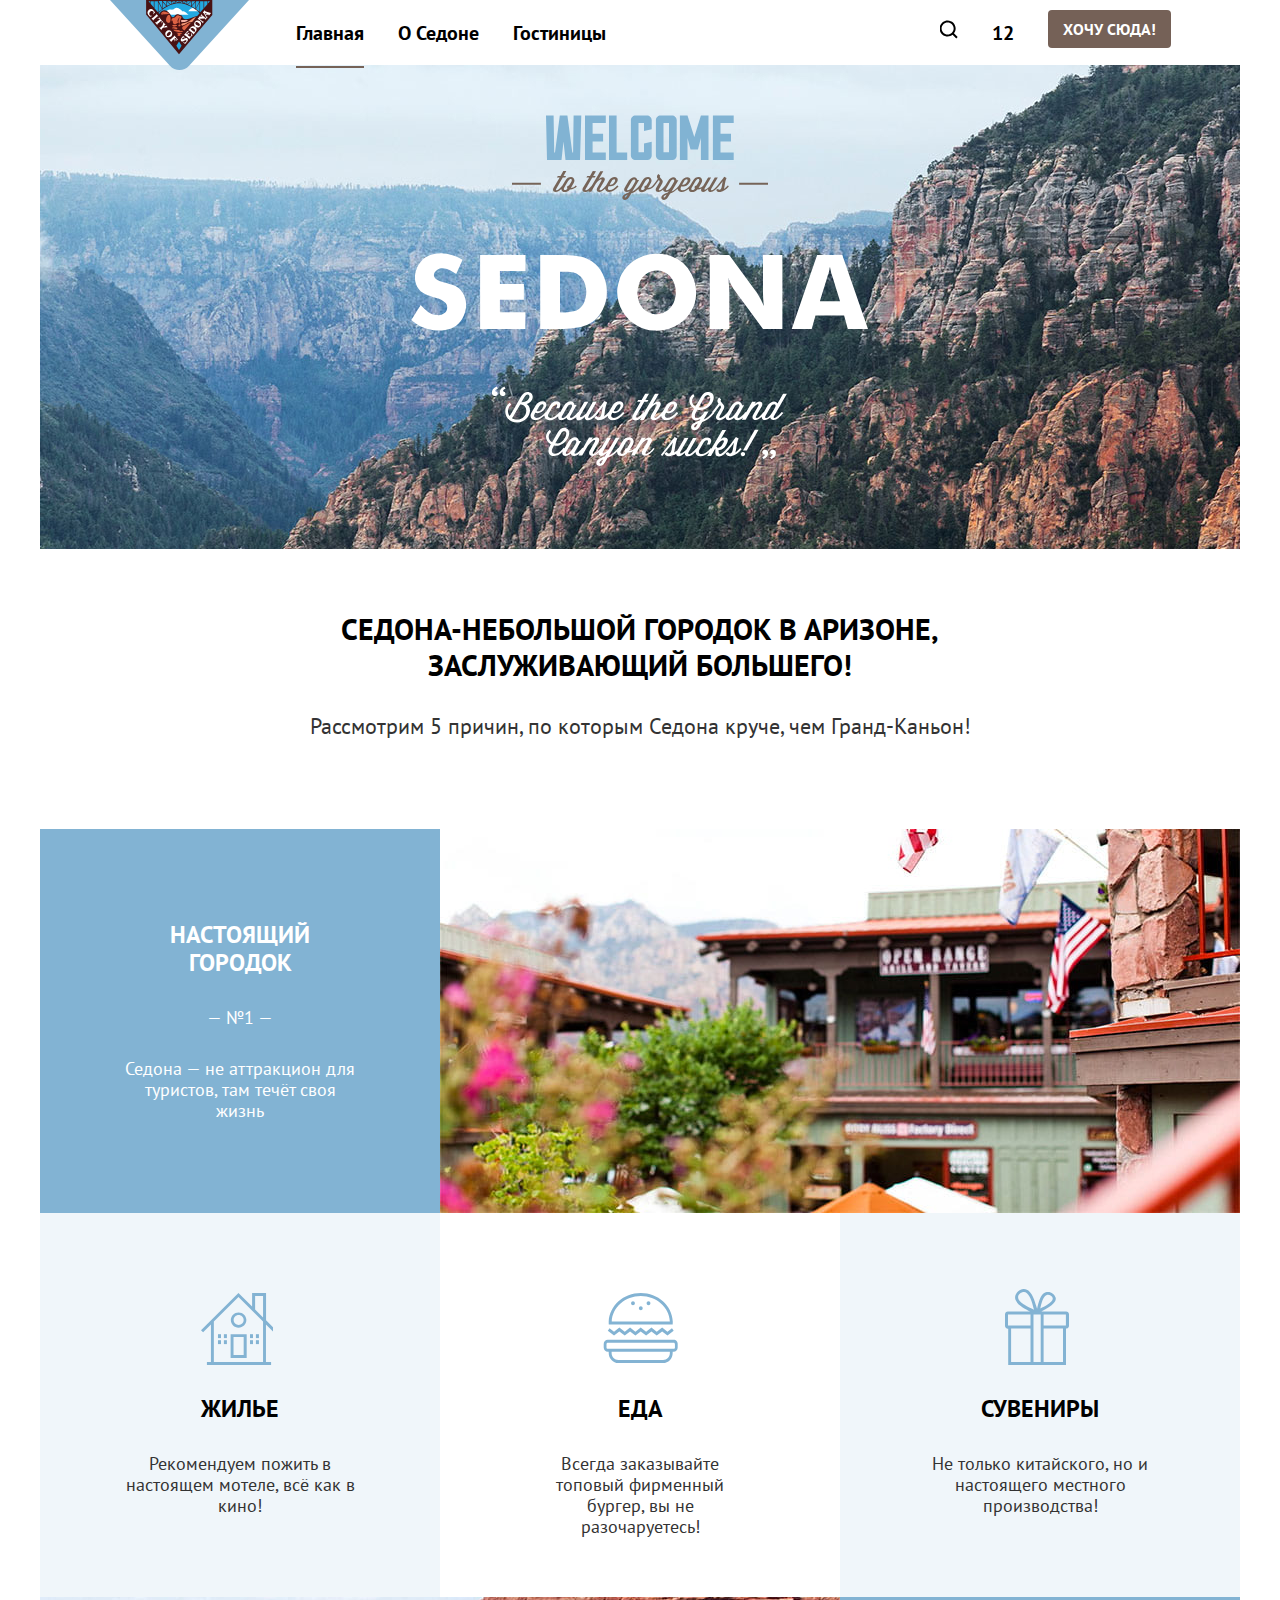
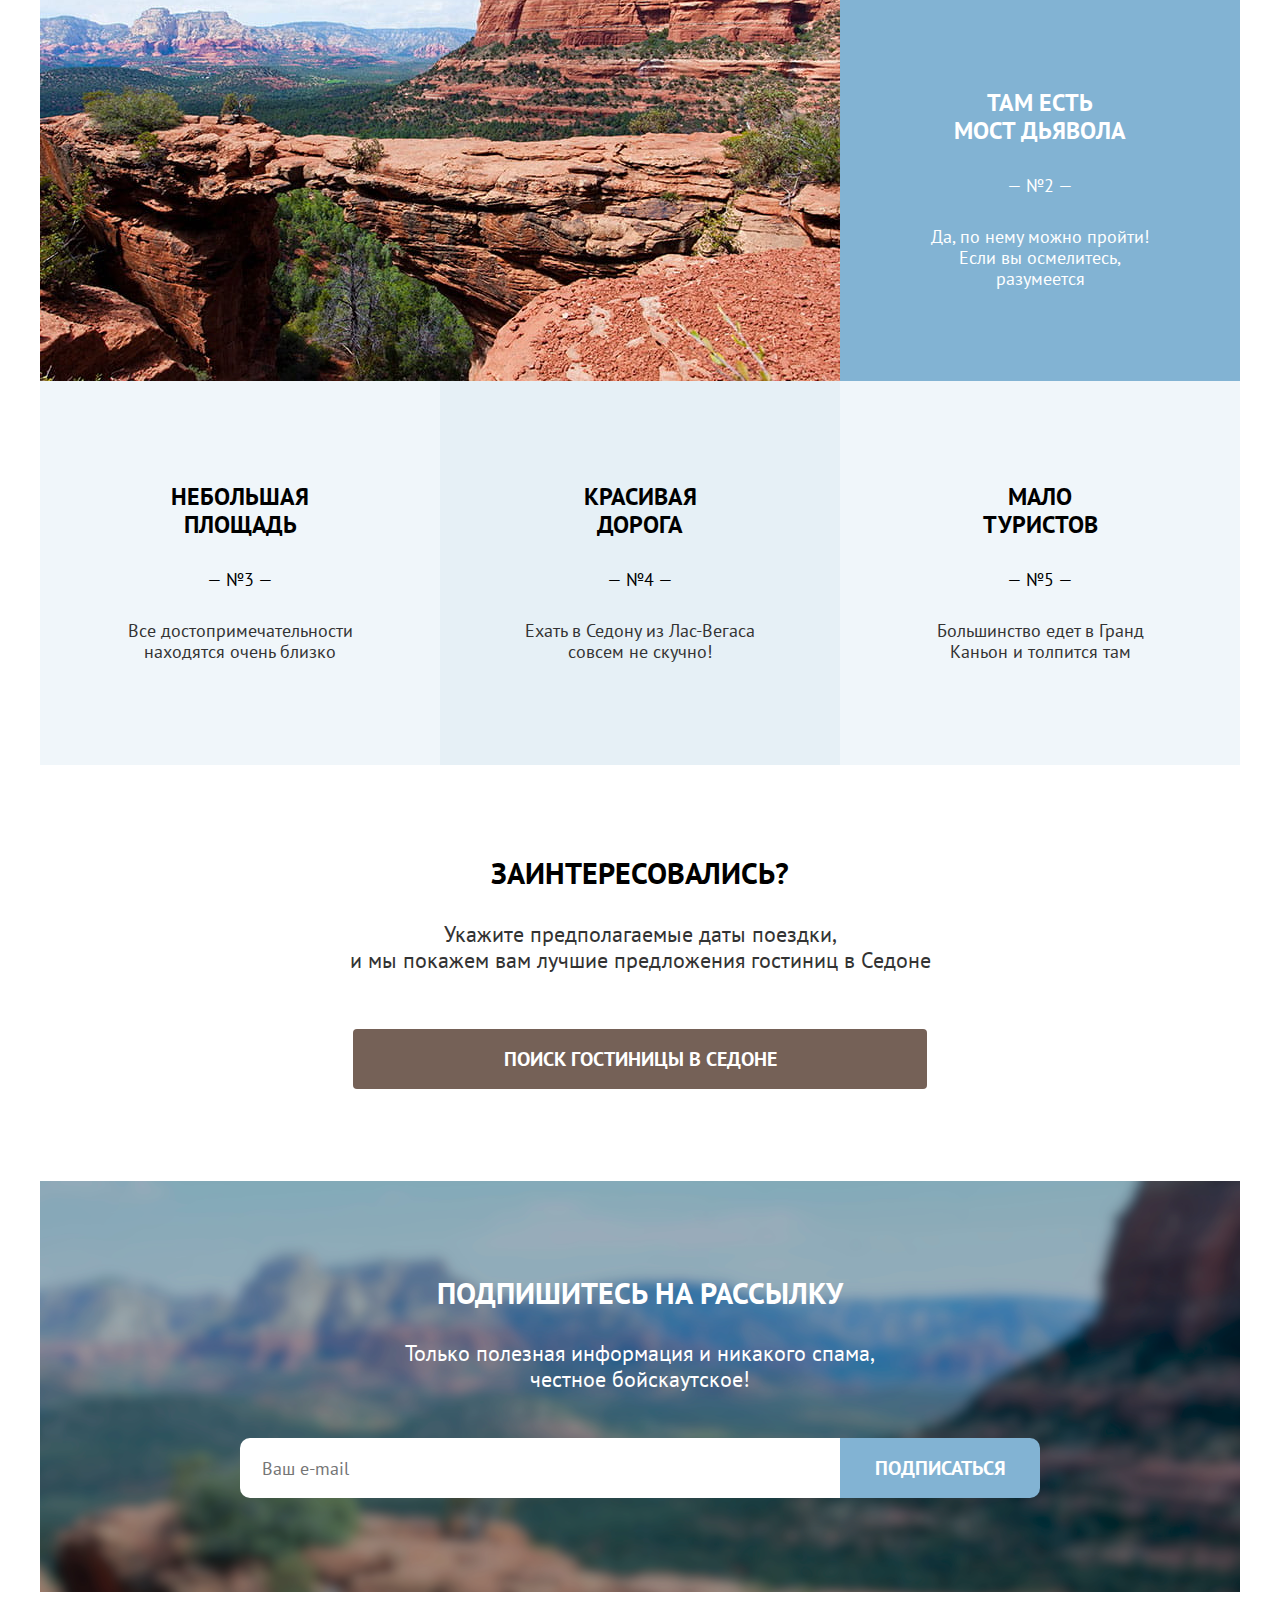
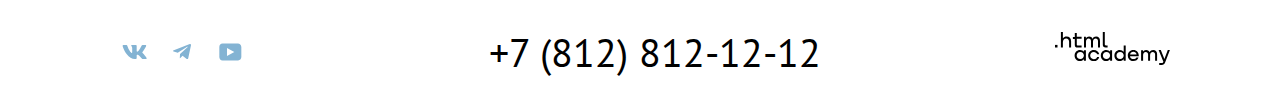
<file: index.html>
<!DOCTYPE html>
<html lang="ru">

  <head>
    <meta charset="UTF-8">
    <title>Седона</title>
    <link rel="stylesheet" href="styles/styles.css">

  </head>

  <body>
    <div class="page-container">
      <header class="page-header">
        <a class="navigation-logo">
          <img class="navigation-logo-img" src="images/logo-main.svg" width="139" height="70" alt="Логотип.">
        </a>
        <nav class="main-navigation">
          <ul class="main-navigation-list">
            <li class="main-navigation-item">
              <a class="main-navigation-link main-navigation-link-current">Главная </a>
            </li>
            <li class="main-navigation-item">
              <a class="main-navigation-link" href="#">О Седоне</a>
            </li>
            <li class="main-navigation-item">
              <a class="main-navigation-link" href="catalog.html">Гостиницы</a>
            </li>
          </ul>
          <ul class="main-navigation-list navigation-user">
            <li class="main-navigation-item">
              <a class="main-navigation-link main-navigation-user" href="#">
                <span class="visually-hidden">Поиск</span>
              </a>
            </li>
            <li class="main-navigation-item">
              <a class="main-navigation-link main-navigation-user" href="#">
                <span class="visually-hidden">Любимое</span>
                <span class="favourite-count">12</span>
              </a>
            </li>
            <li class="main-navigation-item choice_forme">
              <a class="button" href="#booking_block"> Хочу сюда!</a>
            </li>
          </ul>
        </nav>
      </header>

      <main class="main-index main-container">
        <!--<div class="page-container">-->
        <h1 class="visually-hidden">
          Седона - небольшой городок в Аризоне
        </h1>
        <div class="welcome-sedona">
          <img class="logo" src="images/welcome.svg" alt="Приветствуем на сайте Седоны." width="458" height="352">
        </div>
        <section class="advantages">
          <h2 class="visually-hidden">
            Достоинства Седоны
          </h2>
          <p class="title subtitle">Седона-небольшой городок в Аризоне, заслуживающий большего!</p>
          <p class="just-description">Рассмотрим 5 причин, по которым Седона круче, чем Гранд-Каньон!</p>
          <ul class="advantages-list">
            <li class="advantages-item">
              <section class="advantage">
                <h3 class="advantage-title white-font">Настоящий городок</h3>
                <p class="advantage-description white-font number"> — №1 — </p>
                <p class="advantage-description white-font">Седона — не аттракцион для туристов, там течёт своя жизнь
                </p>
              </section>
              <img class="advantage-image" src="images/real-rown-sedona.jpg" width="800" height="384"
                alt="Улочка городка Седона.">
              <ul class="town-list">
                <li class="town-item">

                  <h4 class="advantage-title black-font">Жилье</h4>
                  <p class="advantage-description">Рекомендуем пожить в настоящем мотеле, всё как в кино!</p>
                </li>
                <li class="town-item">
                  <h4 class="advantage-title black-font">Еда</h4>
                  <p class="advantage-description">Всегда заказывайте топовый фирменный бургер, вы не
                    разочаруетесь!</p>
                </li>
                <li class="town-item">
                  <h4 class="advantage-title black-font">Сувениры</h4>
                  <p class="advantage-description">Не только китайского,
                    но и настоящего местного производства!</p>
                </li>
              </ul>
            </li>

            <li class="advantages-item">
              <img class="advantage-image" src="images/devil-bridge.jpg" width="800" height="384" alt="Мост Дьявола.">
              <section class="advantage">
                <h3 class="advantage-title white-font">Там есть<br> мост дьявола</h3>
                <p class="advantage-description white-font number"> — №2 — </p>
                <p class="advantage-description white-font">Да, по нему можно пройти! Если вы осмелитесь, разумеется</p>
              </section>
            </li>

            <li class="advantages-item no-img-item">
              <h3 class="advantage-title black-font">Небольшая площадь</h3>
              <p class="advantage-description black-font number"> — №3 — </p>
              <p class="advantage-description">Все достопримечательности находятся очень близко</p>
            </li>

            <li class="advantages-item no-img-item">
              <h3 class="advantage-title black-font">Красивая<br>дорога</h3>
              <p class="advantage-description black-font number"> — №4 — </p>
              <p class="advantage-description">Ехать в Седону из Лас-Вегаса совсем не скучно!</p>
            </li>

            <li class="advantages-item no-img-item">
              <h3 class="advantage-title black-font main-numbers">Мало<br>туристов</h3>
              <p class="advantage-description black-font number"> — №5 — </p>
              <p class="advantage-description">Большинство едет в Гранд Каньон и толпится там</p>
            </li>
          </ul>
        </section>

        <section class="booking-block" id="booking_block">
          <h2 class="visually-hidden"> Блок для перехода к поиску гостиницы в Седоне</h2>
          <span class="title"> Заинтересовались? </span>
          <p class="booking-block-description">
            Укажите предполагаемые даты поездки,<br>и мы покажем вам лучшие предложения гостиниц в Седоне
          </p>
          <a class="button search-button" href="#">Поиск гостиницы в Седоне</a>
        </section>

        <section class="newsletter">
          <h2 class="title white-font"> Подпишитесь на рассылку </h2>
          <p>Только полезная информация и никакого спама,<br> честное бойскаутское!</p>
          <form class="newsletter-form" action="ttps://echo.htmlacademy.ru/" method="post">
            <!-- надо тут р для последующей стилизации или нет-->
            <input class="email" type="email" name="newsletter-email" placeholder="Ваш e-mail" id="email">
            <label for="email" class="visually-hidden">Введите Ваш e-mail </label>
            <button class="button newsletter-button" type="submit">Подписаться</button>
          </form>
        </section>
        <!-- </div>-->
      </main>
      <footer>
        <div class="page-footer-container">
          <ul class="footer-social-list">
            <li class="footer-social-item">
              <a class="footer-social-button" href="https://vk.com/htmlacademy">
                <svg class="navigation-icon" aria-hidden="true" focusable="false" width="25" height="14"
                  viewBox="0 0 25 14" xmlns="http://www.w3.org/2000/svg">
                  <path fill-rule="evenodd" clip-rule="evenodd"
                    d="M24.1164 0.948C24.2824 0.402 24.1164 0 23.3214 0H20.6964C20.0284 0 19.7204 0.347 19.5534 0.73C19.5534 0.73 18.2184 3.926 16.3274 6.002C15.7154 6.604 15.4374 6.795 15.1034 6.795C14.9364 6.795 14.6854 6.604 14.6854 6.057V0.948C14.6854 0.292 14.5014 0 13.9454 0H9.81738C9.40038 0 9.14938 0.304 9.14938 0.593C9.14938 1.214 10.0954 1.358 10.1924 3.106V6.904C10.1924 7.737 10.0394 7.888 9.70538 7.888C8.81538 7.888 6.65038 4.677 5.36538 1.003C5.11638 0.288 4.86438 0 4.19338 0H1.56638C0.816382 0 0.666382 0.347 0.666382 0.73C0.666382 1.412 1.55638 4.8 4.81138 9.281C6.98138 12.341 10.0364 14 12.8194 14C14.4884 14 14.6944 13.632 14.6944 12.997V10.684C14.6944 9.947 14.8524 9.8 15.3814 9.8C15.7714 9.8 16.4384 9.992 17.9964 11.467C19.7764 13.216 20.0694 14 21.0714 14H23.6964C24.4464 14 24.8224 13.632 24.6064 12.904C24.3684 12.18 23.5184 11.129 22.3914 9.882C21.7794 9.172 20.8614 8.407 20.5824 8.024C20.1934 7.533 20.3044 7.314 20.5824 6.877C20.5824 6.877 23.7824 2.451 24.1154 0.948H24.1164Z" />
                </svg>
                <span class="visually-hidden">Вконтакте</span>
              </a>
            </li>
            <li class="footer-social-item">
              <a class="footer-social-button" href="https://t.me/htmlacademy">
                <svg class="navigation-icon" width="18" height="16" viewBox="0 0 18 16"
                  xmlns="http://www.w3.org/2000/svg">
                  <path
                    d="M16.785 0.0992597L0.840489 6.24776C-0.247661 6.68481 -0.241365 7.29184 0.640845 7.56253L4.73445 8.83953L14.2058 2.8637C14.6537 2.59121 15.0629 2.7378 14.7265 3.03636L7.05283 9.96185H7.05103L7.05283 9.96275L6.77045 14.1823C7.18413 14.1823 7.36669 13.9925 7.59871 13.7686L9.58705 11.8351L13.7229 14.89C14.4855 15.31 15.0332 15.0941 15.2229 14.1841L17.9379 1.38885C18.2158 0.274623 17.5126 -0.229883 16.785 0.0992597Z" />
                </svg>
                <span class="visually-hidden">Телеграмм</span>
              </a>
            </li>
            <li class="footer-social-item">
              <a class="footer-social-button" href="https://www.youtube.com/user/htmlacademyru">
                <svg class="navigation-icon" width="23" height="18" viewBox="0 0 23 18"
                  xmlns="http://www.w3.org/2000/svg">
                  <path
                    d="M18.9402 0.5H3.50738C1.64668 0.5 0.333252 2.09375 0.333252 3.9V13.9937C0.333252 15.9062 1.64668 17.5 3.50738 17.5H19.1591C20.8009 17.5 22.3333 15.9062 22.3333 14.1V3.9C22.1143 2.09375 20.8009 0.5 18.9402 0.5ZM7.99494 13.0375V4.9625L15.3283 9L7.99494 13.0375Z" />
                </svg>
                <span class="visually-hidden">Ютуб</span>
              </a>
            </li>
          </ul>
          <a class="telephone-number" href="tel:+78128121212">+7 (812) 812-12-12</a>
          <a href="https://htmlacademy.ru/"> <svg class="htmlacademy-link" width="115" height="33" viewBox="0 0 115 33"
              fill="none" xmlns="http://www.w3.org/2000/svg">
              <path d="M0 12.9V15.5H2.5V12.9H0Z" />
              <path
                d="M11.6 4.5C10 4.5 8.8 5.2 8 6.2H7.9V0H5.9V15.5H7.9V10.2C7.9 8.1 9.2 6.6 11.2 6.6C13 6.6 14.1 8 14.1 9.8V15.5H16.1V9.4C16.2 6.4 14.3 4.5 11.6 4.5Z"
                 />
              <path
                d="M26.6 4.8H21.8V1.1H19.8V4.9H17.9V6.9H19.8V12.9C19.8 14.6 20.8 15.6 22.5 15.6H26.6V13.6H22.9C22.2 13.6 21.8 13.2 21.8 12.5V6.8H26.6V4.8Z"
                />
              <path
                d="M41.1 4.6C39.5 4.6 38.2 5.4 37.6 6.7H37.5C36.9 5.5 35.7 4.6 34.1 4.6C32.7 4.6 31.6 5.4 31 6.4H30.9V4.8H29V15.4H31V10C31 8 32 6.5 33.6 6.5C35.1 6.5 36 7.5 36 9.1V15.4H38V9.8C38 7.4 39.4 6.5 40.6 6.5C42.1 6.5 43 7.5 43 9.1V15.4H45V8.9C45.1 6.4 43.6 4.6 41.1 4.6Z"
                 />
              <path d="M47.8 12.7C47.8 14.4 48.8 15.4 50.6 15.4H52.6V13.4H50.9C50.2 13.4 49.8 13 49.8 12.3V0H47.8V12.7Z"
                 />
              <path
                d="M28.9 19.7C28 18.6 26.7 17.9 25 17.9C21.9 17.9 19.6 20.2 19.6 23.5C19.6 26.8 21.9 29.1 25 29.1C26.8 29.1 28 28.3 28.8 27.2H28.9V28.8H30.9V18.2H28.9V19.7ZM25.3 27.1C23.1 27.1 21.7 25.5 21.7 23.5C21.7 21.5 23.1 19.9 25.3 19.9C27.5 19.9 28.9 21.5 28.9 23.5C28.9 25.4 27.5 27.1 25.3 27.1Z"
                 />
              <path
                d="M44.2 22C43.7 19.6 41.6 17.9 38.8 17.9C35.4 17.9 33.2 20.4 33.2 23.5C33.2 26.6 35.4 29.1 38.8 29.1C41.6 29.1 43.7 27.3 44.2 24.9H42.1C41.7 26.2 40.4 27.2 38.8 27.2C36.6 27.2 35.2 25.6 35.2 23.6C35.2 21.6 36.6 20 38.8 20C40.4 20 41.6 21 42.1 22.2H44.2V22Z"
                 />
              <path
                d="M55.1 19.7C54.2 18.6 52.9 17.9 51.2 17.9C48.1 17.9 45.8 20.2 45.8 23.5C45.8 26.8 48.1 29.1 51.2 29.1C53 29.1 54.2 28.3 55 27.2H55.1V28.8H57.1V18.2H55.1V19.7ZM51.5 27.1C49.3 27.1 47.9 25.5 47.9 23.5C47.9 21.5 49.3 19.9 51.5 19.9C53.7 19.9 55.1 21.5 55.1 23.5C55.1 25.4 53.6 27.1 51.5 27.1Z"
                 />
              <path
                d="M68.7 19.8C67.8 18.7 66.5 17.9 64.8 17.9C61.7 17.9 59.4 20.2 59.4 23.5C59.4 26.8 61.6 29.1 64.8 29.1C66.5 29.1 67.8 28.3 68.6 27.3H68.7V28.8H70.7V13.4H68.7V19.8ZM65.1 27.1C62.9 27.1 61.5 25.5 61.5 23.5C61.5 21.5 62.9 19.9 65.1 19.9C67.3 19.9 68.7 21.5 68.7 23.5C68.6 25.5 67.2 27.1 65.1 27.1Z"
                 />
              <path
                d="M78.3 17.9C75 17.9 72.8 20.4 72.8 23.5C72.8 26.5 74.9 29.1 78.3 29.1C80.8 29.1 82.8 27.8 83.5 25.5H81.4C80.9 26.5 79.8 27.1 78.4 27.1C76.5 27.1 75.1 25.8 75 24.2H83.8C84 20.6 81.8 17.9 78.3 17.9ZM78.3 19.8C80 19.8 81.3 20.8 81.6 22.4H75.1C75.4 20.9 76.6 19.8 78.3 19.8Z"
                 />
              <path
                d="M98.2 17.9C96.6 17.9 95.3 18.7 94.6 19.9H94.5C93.9 18.7 92.7 17.9 91.1 17.9C89.7 17.9 88.6 18.6 88 19.7V18.2H86.1V28.8H88.1V23.4C88.1 21.4 89.1 20 90.7 19.9C92.2 19.9 93.1 20.9 93.1 22.5V28.8H95.1V23.2C95.1 20.8 96.5 19.9 97.7 19.9C99.2 19.9 100.1 20.9 100.1 22.5V28.8H102.1V22.3C102.2 19.7 100.7 17.9 98.2 17.9Z"
               />
              <path
                d="M109.4 27L105.8 18.1H103.6L108.4 29.7C108.1 30.6 107.7 30.9 106.7 30.9H104.2V32.9H106.7C108.5 32.9 109.5 32.1 110.2 30.3L114.9 18.1H112.8L109.4 27Z"
               />
            </svg>
            <span class="visually-hidden">Ссылка на сайт Академии</span>
          </a>
        </div>
      </footer>
    </div>
  </body>

</html>
</file>
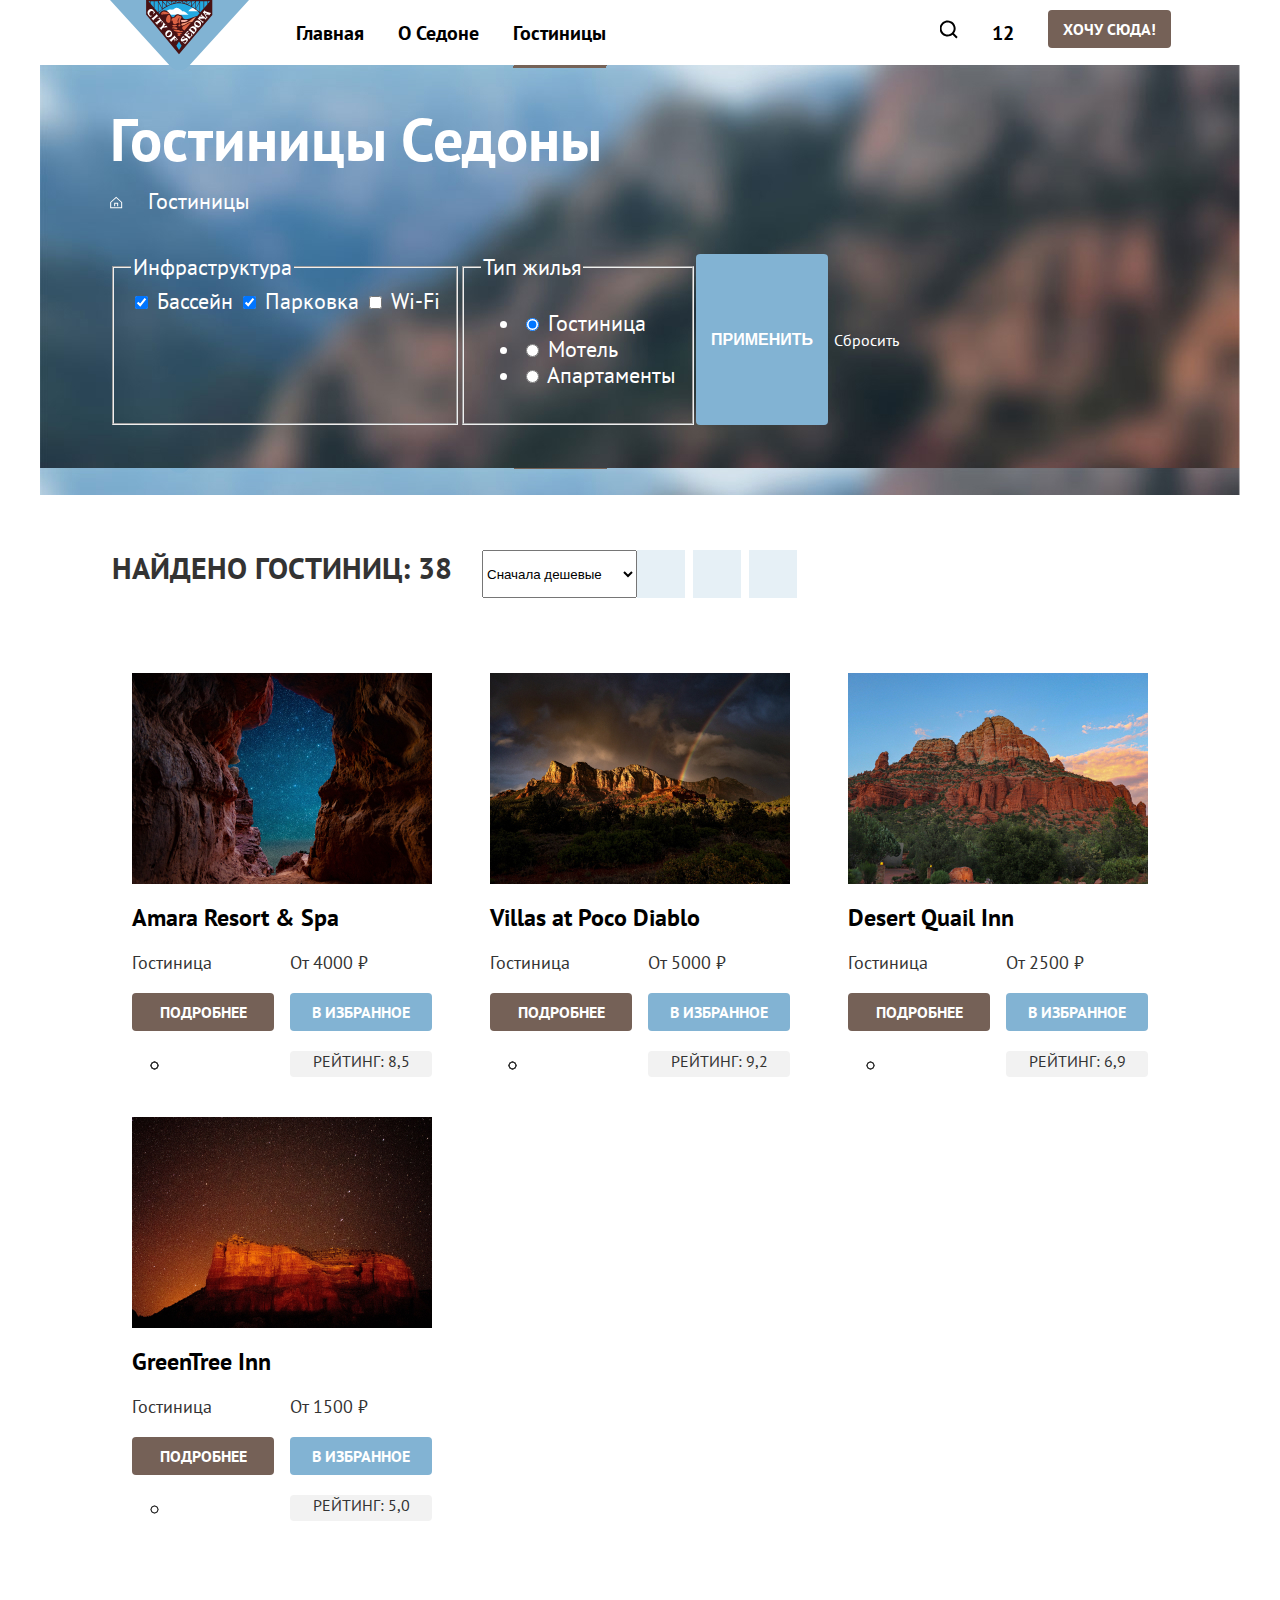
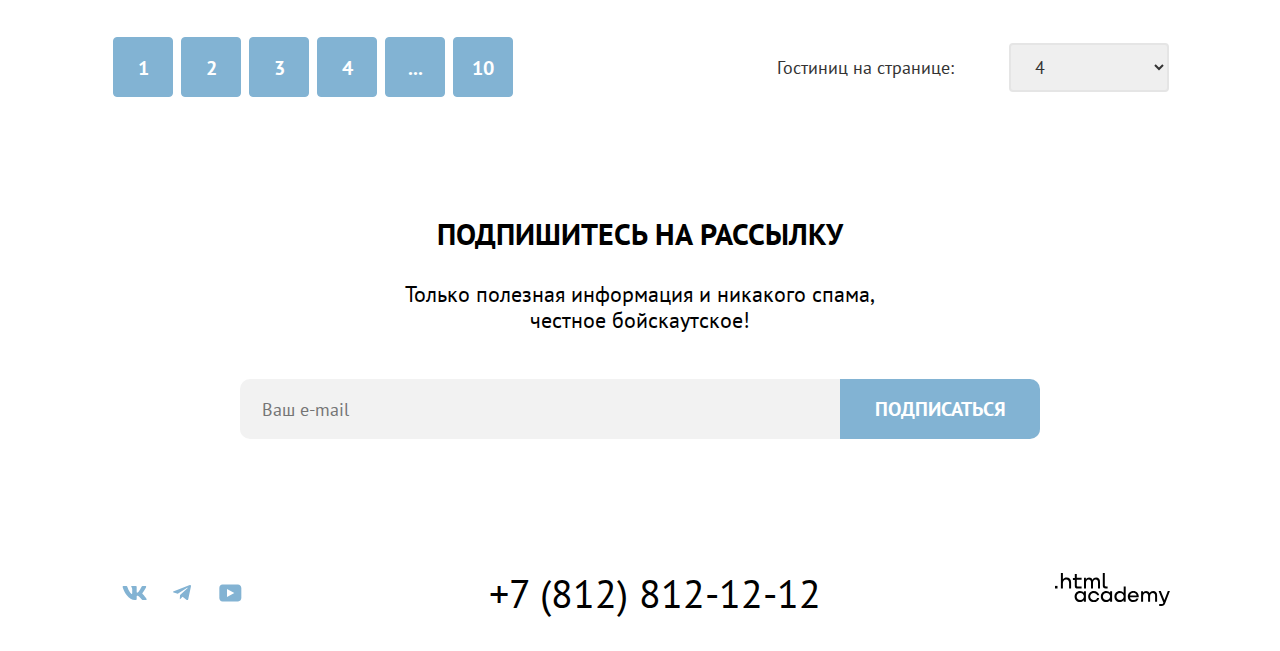
<file: catalog.html>
<!DOCTYPE html>
<html lang="ru">

  <head>
    <meta charset="utf-8">
    <title>Гостиницы Седоны</title>
    <link rel="stylesheet" href="styles/styles.css">
  </head>

  <body>
    <div class="page-container">
      <header class="page-header">
        <a class="navigation-logo">
          <img class="navigation-logo-img" src="images/logo-main.svg" width="139" height="70" alt="Логотип.">
        </a>
        <nav class="main-navigation">
          <ul class="main-navigation-list">
            <li class="main-navigation-item">
              <a class="main-navigation-link">Главная </a>
            </li>
            <li class="main-navigation-item">
              <a class="main-navigation-link" href="#">О Седоне</a>
            </li>
            <li class="main-navigation-item">
              <a class="main-navigation-link main-navigation-link-current" href="catalog.html">Гостиницы</a>
            </li>
          </ul>
          <ul class="main-navigation-list navigation-user">
            <li class="main-navigation-item">
              <a class="main-navigation-link main-navigation-user" href="#">
                <span class="visually-hidden">Поиск</span>
              </a>
            </li>
            <li class="main-navigation-item">
              <a class="main-navigation-link main-navigation-user" href="#">
                <span class="visually-hidden">Любимое</span>
                <span class="favourite-count">12</span>
              </a>
            </li>
            <li class="main-navigation-item choice_forme">
              <a class="button" href="#booking_block"> Хочу сюда!</a>
            </li>
          </ul>
        </nav>
      </header>

      <main class="main-inner main-container">
        <header class="catalog-filters">
          <h1 class="inner-header-title">Гостиницы Седоны</h1>
          <ul class="breadcrumbs">
            <li class="breadcrumbs-item">
              <a class="breadcrumbs-link" href="index.html">
                <img src="/images/union.svg" alt="Главная страница.">
              </a>
            </li>
            <li class="breadcrumbs-item">
              <a class="breadcrumbs-link">Гостиницы</a>
            </li>
          </ul>
          <form class="catalog-filter" action="https://echo.htmlacademy.ru/" method="get">
            <fieldset class="catalog-filter-group">
              <legend class="catalog-filter-title">Инфраструктура</legend>
              <label class="control">
                <input class="control-checkbox" type="checkbox" name="pool" checked>
                Бассейн
              </label>
              <label class="control">
                <input class="control-checkbox" type="checkbox" name="parking" checked>
                Парковка
              </label>
              <label class="control">
                <input class="control-checkbox" type="checkbox" name="WiFi">
                Wi-Fi
              </label>
            </fieldset>
            <fieldset class="catalog-filter-group">
              <legend class="catalog-filter-title">Тип жилья</legend>
              <ul class="catalog-filter-list">
                <li class="catalog-filter-item">
                  <label class="control">
                    <input class="control-radio" type="radio" name="house-type" value="hotel" checked> Гостиница
                  </label>
                </li>
                <li class="catalog-filter-item">
                  <label class="control">
                    <input class="control-radio" type="radio" name="house-type" value="motel"> Мотель
                  </label>
                </li>
                <li class="catalog-filter-item">
                  <label class="control">
                    <input class="control-radio" type="radio" name="house-type" value="apartments"> Апартаменты
                  </label>
                </li>
              </ul>
            </fieldset>

            <button class="button apply-button" type="submit">Применить</button>
            <button class="button-reset" type="reset">Сбросить</button>
          </form>
        </header>

        <section class="hotel-menu">
          <h2 class="visually-hidden" hidden> Выбор жилья в Седоне</h2>
          <div class="catalog-filter-results">
            <p>
              Найдено гостиниц: <span> 38 </span>
            </p>
            <select class="select-control" aria-label="Отсортировать.">
              <option value="cheap">Сначала дешевые</option>
              <option value="popular">Сначала популярные</option>
              <option value="expensive">Сначала дорогие</option>
            </select>
            <ul class="catalog-view">
              <li class="catalog-view-item">
                <a href="#">
                  <span class="visually-hidden">Показать карточки </span>
                </a>
              </li>
              <li class="catalog-view-item">
                <a href="#">
                  <span class="visually-hidden">Показать карточки развернуто</span>
                </a>
              </li>
              <li class="catalog-view-item">
                <a href="#">
                  <span class="visually-hidden">Показать списком</span>
                </a>
              </li>
            </ul>
          </div>
          <ul class="hotel-list">
            <li class="hotel-card">
              <img class="hotel-card-image" src="images/hotels/Amara-Resort.jpg" width="300" height="211"
              alt="Гостиница Amara Resort & Spa.">
              <a class="hotel-card-link" href="#">
                <h3 class="hotel-card-title">Amara Resort & Spa</h3>
              </a>
              <span class="hotel-card-price">Гостиница </span>
              <b class="hotel-card-price">От 4000 ₽</b>
              <a class="button" href="#">Подробнее</a>
              <a class="button favourites-button" href="#">В избранное</a>
              <ul class="hotel-raiting-list" aria-label="4 звезды.">
                <li class="hotel-raiting-item"></li>
                <li class="hotel-raiting-item"></li>
                <li class="hotel-raiting-item"></li>
                <li class="hotel-raiting-item"></li>
              </ul>
              <b class="hotel-card-raiting">Рейтинг: 8,5 </b>
            </li>
            <li class="hotel-card">
              <img class="hotel-card-image" src="images/hotels/Villas-at-Poco-Diablo.jpg" width="300" height="211"
              alt="Гостиница Villas at Poco Diablo.">
              <a class="hotel-card-link" href="#">
                <h3 class="hotel-card-title">Villas at Poco Diablo</h3>
              </a>
              <span class="hotel-card-price">Гостиница </span>
              <b class="hotel-card-price">От 5000 ₽</b>
              <a class="button" href="#">Подробнее</a>
              <a class="button favourites-button" href="#">В избранное</a>
              <ul class="hotel-raiting-list" aria-label="4 звезды.">
                <li class="hotel-raiting-item"></li>
                <li class="hotel-raiting-item"></li>
                <li class="hotel-raiting-item"></li>
                <li class="hotel-raiting-item"></li>
              </ul>
              <b class="hotel-card-raiting">Рейтинг: 9,2 </b>
            </li>
            <li class="hotel-card">
              <img class="hotel-card-image" src="images/hotels/Desert-Quail-Inn.jpg" width="300" height="211"
                  alt="Гостиница Desert Quail Inn.">
              <a class="hotel-card-link" href="#">
                <h3 class="hotel-card-title">Desert Quail Inn</h3>
              </a>
              <span class="hotel-card-price">Гостиница </span>
              <b class="hotel-card-price">От 2500 ₽</b>
              <a class="button" href="#">Подробнее</a>
              <a class="button favourites-button" href="#">В избранное</a>
              <ul class="hotel-raiting-list" aria-label="3 звезды.">
                <li class="hotel-raiting-item"></li>
                <li class="hotel-raiting-item"></li>
                <li class="hotel-raiting-item"></li>
              </ul>
              <b class="hotel-card-raiting">Рейтинг: 6,9 </b>
            </li>
            <li class="hotel-card">
              <img class="hotel-card-image" src="images/hotels/GreenTree-Inn.jpg" width="300" height="211"
                  alt="Гостиница GreenTree Inn.">
          <a class="hotel-card-link" href="#">
            <h3 class="hotel-card-title">GreenTree Inn</h3>
          </a>
              <span class="hotel-card-price">Гостиница </span>
              <b class="hotel-card-price">От 1500 ₽</b>
              <a class="button" href="#">Подробнее</a>
              <a class="button favourites-button" href="#">В избранное</a>
              <ul class="hotel-raiting-list" aria-label="2 звезды.">
                <li class="hotel-raiting-item"></li>
                <li class="hotel-raiting-item"></li>
              </ul>
              <b class="hotel-card-raiting">Рейтинг: 5,0 </b>
            </li>
          </ul>
        </section>
        <section class="pagination">
          <h3 class="visually-hidden">Пагинация</h3>
          <ul class="pagination-list">
            <li class="pagination-item">
              <a class="pagination-link" href="#"> 1 </a>
            </li>
            <li class="pagination-item">
              <a class="pagination-link" href="#"> 2 </a>
            </li>
            <li class="pagination-item">
              <a class="pagination-link" href="#"> 3 </a>
            </li>
            <li class="pagination-item">
              <a class="pagination-link" href="#"> 4 </a>
            </li>
            <li class="pagination-item">
              <a class="pagination-link" href="#"> ... </a>
            </li>
            <li class="pagination-item">
              <a class="pagination-link" href="#"> 10 </a>
            </li>
          </ul>
          <div class="hotels-count">
            Гостиниц на странице:
            <select class="select-hotels-count" aria-label="Выбор количества гостиниц на странице.">
              <option value="four">4</option>
              <option value="six">6</option>
              <option value="eight">8</option>
            </select>
          </div>
        </section>
        <section class="newsletter newsletter-catalog">
          <h2 class="title black-font"> Подпишитесь на рассылку </h2>
          <p class="black-font">Только полезная информация и никакого спама,<br> честное бойскаутское!</p>
          <form class="newsletter-form" action="ttps://echo.htmlacademy.ru/" method="post">
            <!-- надо тут р для последующей стилизации или нет-->
            <input class="email" type="email" name="newsletter-email" placeholder="Ваш e-mail" id="email">
            <label for="email" class="visually-hidden">Введите Ваш e-mail </label>
            <button class=" button newsletter-button" type="submit">Подписаться</button>
          </form>
        </section>

      </main>
      <footer>
        <div class="page-footer-container">
          <ul class="footer-social-list">
            <li class="footer-social-item">
              <a class="footer-social-button" href="https://vk.com/htmlacademy">
                <svg class="navigation-icon" aria-hidden="true" focusable="false" width="25" height="14"
                  viewBox="0 0 25 14" xmlns="http://www.w3.org/2000/svg">
                  <path fill-rule="evenodd" clip-rule="evenodd"
                    d="M24.1164 0.948C24.2824 0.402 24.1164 0 23.3214 0H20.6964C20.0284 0 19.7204 0.347 19.5534 0.73C19.5534 0.73 18.2184 3.926 16.3274 6.002C15.7154 6.604 15.4374 6.795 15.1034 6.795C14.9364 6.795 14.6854 6.604 14.6854 6.057V0.948C14.6854 0.292 14.5014 0 13.9454 0H9.81738C9.40038 0 9.14938 0.304 9.14938 0.593C9.14938 1.214 10.0954 1.358 10.1924 3.106V6.904C10.1924 7.737 10.0394 7.888 9.70538 7.888C8.81538 7.888 6.65038 4.677 5.36538 1.003C5.11638 0.288 4.86438 0 4.19338 0H1.56638C0.816382 0 0.666382 0.347 0.666382 0.73C0.666382 1.412 1.55638 4.8 4.81138 9.281C6.98138 12.341 10.0364 14 12.8194 14C14.4884 14 14.6944 13.632 14.6944 12.997V10.684C14.6944 9.947 14.8524 9.8 15.3814 9.8C15.7714 9.8 16.4384 9.992 17.9964 11.467C19.7764 13.216 20.0694 14 21.0714 14H23.6964C24.4464 14 24.8224 13.632 24.6064 12.904C24.3684 12.18 23.5184 11.129 22.3914 9.882C21.7794 9.172 20.8614 8.407 20.5824 8.024C20.1934 7.533 20.3044 7.314 20.5824 6.877C20.5824 6.877 23.7824 2.451 24.1154 0.948H24.1164Z" />
                </svg>
                <span class="visually-hidden">Вконтакте</span>
              </a>
            </li>
            <li class="footer-social-item">
              <a class="footer-social-button" href="https://t.me/htmlacademy">
                <svg class="navigation-icon" width="18" height="16" viewBox="0 0 18 16"
                  xmlns="http://www.w3.org/2000/svg">
                  <path
                    d="M16.785 0.0992597L0.840489 6.24776C-0.247661 6.68481 -0.241365 7.29184 0.640845 7.56253L4.73445 8.83953L14.2058 2.8637C14.6537 2.59121 15.0629 2.7378 14.7265 3.03636L7.05283 9.96185H7.05103L7.05283 9.96275L6.77045 14.1823C7.18413 14.1823 7.36669 13.9925 7.59871 13.7686L9.58705 11.8351L13.7229 14.89C14.4855 15.31 15.0332 15.0941 15.2229 14.1841L17.9379 1.38885C18.2158 0.274623 17.5126 -0.229883 16.785 0.0992597Z" />
                </svg>
                <span class="visually-hidden">Телеграмм</span>
              </a>
            </li>
            <li class="footer-social-item">
              <a class="footer-social-button" href="https://www.youtube.com/user/htmlacademyru">
                <svg class="navigation-icon" width="23" height="18" viewBox="0 0 23 18"
                  xmlns="http://www.w3.org/2000/svg">
                  <path
                    d="M18.9402 0.5H3.50738C1.64668 0.5 0.333252 2.09375 0.333252 3.9V13.9937C0.333252 15.9062 1.64668 17.5 3.50738 17.5H19.1591C20.8009 17.5 22.3333 15.9062 22.3333 14.1V3.9C22.1143 2.09375 20.8009 0.5 18.9402 0.5ZM7.99494 13.0375V4.9625L15.3283 9L7.99494 13.0375Z" />
                </svg>
                <span class="visually-hidden">Ютуб</span>
              </a>
            </li>
          </ul>
          <a class="telephone-number" href="tel:+78128121212">+7 (812) 812-12-12</a>
          <a href="https://htmlacademy.ru/"> <svg class="htmlacademy-link" width="115" height="33" viewBox="0 0 115 33"
              fill="none" xmlns="http://www.w3.org/2000/svg">
              <path d="M0 12.9V15.5H2.5V12.9H0Z" />
              <path
                d="M11.6 4.5C10 4.5 8.8 5.2 8 6.2H7.9V0H5.9V15.5H7.9V10.2C7.9 8.1 9.2 6.6 11.2 6.6C13 6.6 14.1 8 14.1 9.8V15.5H16.1V9.4C16.2 6.4 14.3 4.5 11.6 4.5Z"
                 />
              <path
                d="M26.6 4.8H21.8V1.1H19.8V4.9H17.9V6.9H19.8V12.9C19.8 14.6 20.8 15.6 22.5 15.6H26.6V13.6H22.9C22.2 13.6 21.8 13.2 21.8 12.5V6.8H26.6V4.8Z"
                />
              <path
                d="M41.1 4.6C39.5 4.6 38.2 5.4 37.6 6.7H37.5C36.9 5.5 35.7 4.6 34.1 4.6C32.7 4.6 31.6 5.4 31 6.4H30.9V4.8H29V15.4H31V10C31 8 32 6.5 33.6 6.5C35.1 6.5 36 7.5 36 9.1V15.4H38V9.8C38 7.4 39.4 6.5 40.6 6.5C42.1 6.5 43 7.5 43 9.1V15.4H45V8.9C45.1 6.4 43.6 4.6 41.1 4.6Z"
                 />
              <path d="M47.8 12.7C47.8 14.4 48.8 15.4 50.6 15.4H52.6V13.4H50.9C50.2 13.4 49.8 13 49.8 12.3V0H47.8V12.7Z"
                 />
              <path
                d="M28.9 19.7C28 18.6 26.7 17.9 25 17.9C21.9 17.9 19.6 20.2 19.6 23.5C19.6 26.8 21.9 29.1 25 29.1C26.8 29.1 28 28.3 28.8 27.2H28.9V28.8H30.9V18.2H28.9V19.7ZM25.3 27.1C23.1 27.1 21.7 25.5 21.7 23.5C21.7 21.5 23.1 19.9 25.3 19.9C27.5 19.9 28.9 21.5 28.9 23.5C28.9 25.4 27.5 27.1 25.3 27.1Z"
                 />
              <path
                d="M44.2 22C43.7 19.6 41.6 17.9 38.8 17.9C35.4 17.9 33.2 20.4 33.2 23.5C33.2 26.6 35.4 29.1 38.8 29.1C41.6 29.1 43.7 27.3 44.2 24.9H42.1C41.7 26.2 40.4 27.2 38.8 27.2C36.6 27.2 35.2 25.6 35.2 23.6C35.2 21.6 36.6 20 38.8 20C40.4 20 41.6 21 42.1 22.2H44.2V22Z"
                 />
              <path
                d="M55.1 19.7C54.2 18.6 52.9 17.9 51.2 17.9C48.1 17.9 45.8 20.2 45.8 23.5C45.8 26.8 48.1 29.1 51.2 29.1C53 29.1 54.2 28.3 55 27.2H55.1V28.8H57.1V18.2H55.1V19.7ZM51.5 27.1C49.3 27.1 47.9 25.5 47.9 23.5C47.9 21.5 49.3 19.9 51.5 19.9C53.7 19.9 55.1 21.5 55.1 23.5C55.1 25.4 53.6 27.1 51.5 27.1Z"
                 />
              <path
                d="M68.7 19.8C67.8 18.7 66.5 17.9 64.8 17.9C61.7 17.9 59.4 20.2 59.4 23.5C59.4 26.8 61.6 29.1 64.8 29.1C66.5 29.1 67.8 28.3 68.6 27.3H68.7V28.8H70.7V13.4H68.7V19.8ZM65.1 27.1C62.9 27.1 61.5 25.5 61.5 23.5C61.5 21.5 62.9 19.9 65.1 19.9C67.3 19.9 68.7 21.5 68.7 23.5C68.6 25.5 67.2 27.1 65.1 27.1Z"
                 />
              <path
                d="M78.3 17.9C75 17.9 72.8 20.4 72.8 23.5C72.8 26.5 74.9 29.1 78.3 29.1C80.8 29.1 82.8 27.8 83.5 25.5H81.4C80.9 26.5 79.8 27.1 78.4 27.1C76.5 27.1 75.1 25.8 75 24.2H83.8C84 20.6 81.8 17.9 78.3 17.9ZM78.3 19.8C80 19.8 81.3 20.8 81.6 22.4H75.1C75.4 20.9 76.6 19.8 78.3 19.8Z"
                 />
              <path
                d="M98.2 17.9C96.6 17.9 95.3 18.7 94.6 19.9H94.5C93.9 18.7 92.7 17.9 91.1 17.9C89.7 17.9 88.6 18.6 88 19.7V18.2H86.1V28.8H88.1V23.4C88.1 21.4 89.1 20 90.7 19.9C92.2 19.9 93.1 20.9 93.1 22.5V28.8H95.1V23.2C95.1 20.8 96.5 19.9 97.7 19.9C99.2 19.9 100.1 20.9 100.1 22.5V28.8H102.1V22.3C102.2 19.7 100.7 17.9 98.2 17.9Z"
               />
              <path
                d="M109.4 27L105.8 18.1H103.6L108.4 29.7C108.1 30.6 107.7 30.9 106.7 30.9H104.2V32.9H106.7C108.5 32.9 109.5 32.1 110.2 30.3L114.9 18.1H112.8L109.4 27Z"
               />
            </svg>
            <span class="visually-hidden">Ссылка на сайт Академии</span>
          </a>
        </div>
      </footer>
        </div>
  </body>

</html>
</file>
<file: styles/styles.css>
@font-face {
  font-family: "PT Sans";
  font-style: normal;
  font-weight: 400;
  src: url("../fonts/pt-sans-400.woff2") format("woff2"),
    url("../fonts/pt-sans-400.woff") format("woff");
  font-display: swap;
}

@font-face {
  font-family: "PT Sans";
  font-style: normal;
  font-weight: 700;
  src: url("../fonts/pt-sans-700.woff2") format("woff2"),
    url("../fonts/pt-sans-700.woff") format("woff");
  font-display: swap;
}

html {
  height: 100%;
}

body {
  font-family: "PT Sans", sans-serif;
  font-style: normal;
  font-weight: 400;
  font-size: 22px;
  line-height: 26px;
  color: #333333;
  background-color: #ffffff;
  margin: 0;
  display: flex;
  flex-wrap: wrap;
  flex-direction: column;
  min-height: 100%;
}

.visually-hidden {
  position: absolute;
  width: 1px;
  height: 1px;
  margin: -1px;
  padding: 0;
  border: 0;
  clip: rect(0 0 0 0);
  overflow: hidden;
}

.main-container {
  flex-grow: 1;
}

/* так как  кнопки чаще всего используются на всех страницах сайта. Именно поэтому стили кнопок мы зададим сразу после body. */
.button {
  font-weight: 700;
  font-size: 16px;
  line-height: 20px;
  color: #ffffff;
  text-align: center;
  text-decoration: none;
  text-transform: uppercase;
  background-color: #756157;
  border-radius: 4px;
    box-sizing: border-box;
    padding: 9px 15px;
}
/* наведение, браузерный фокус*/
.button:hover, .button:focus {
  background-color: #615048;
}
/* при нажатии*/
.button:active{
  color: rgba(255, 255, 255, 0.3);
}

.button:disabled{
  background-color: #E5E5E5;
  color: #FFFFFF;
}

.button:focus-visible{
  outline: none;
}

.newsletter-button {
  font-family: 'PT Sans', sans-serif;
  font-size: 20px;
  line-height: 36px;
  background-color: #82b3d3;
  border-color: #82b3d3;
  box-shadow: none;
  border-radius: 0 10px 10px 0;
  border-style: none;
  padding: 0;
  height: 60px;
  width: 200px;
}

.newsletter-button:hover, .newsletter-button:focus{
background-color: #68A2CA;
}

.newsletter-form{
  display: flex;
}

.email {
  box-sizing: border-box;
  width: 600px;
  border: none;
  border-radius: 10px 0 0 10px;
    font-family: 'PT Sans';
    font-size: 18px;
    line-height: 21px;
    padding-left: 22px;
    color: rgba(0, 0, 0, 1);
}

.email:focus-visible{
  outline: none;
}

.search-button {
  font-size: 20px;
  line-height: 36px;
  width: 574px;
  display: block;
  box-sizing: border-box;
  padding: 12px 15px;
  margin: 0 auto;
}

.apply-button {
  background-color: #82b3d3;
  border-style: none;
}

.favourites-button {
  background-color: #82b3d3;
}

.decided-favourites-button {
  background-color: #7db54f;
}

.page-header {
  color: #000000;
  display: flex;
  flex-wrap: wrap;
  /*нужен здесь флекс или нет-пока не поняла, но вероятнее нужен */
}

.navigation-logo {
  display: block;
  margin: 0;
  margin-left: 70px;
  padding: 0;
}

.navigation-logo-img {
  display: block;
}

.main-navigation {
  display: flex;
  flex-grow: 1;
  flex-wrap: wrap;

}

.main-navigation-list {
  margin: 0;
  margin-left: 47px;
  padding: 0;
  width: 490px;
  display: flex;
  flex-wrap: wrap;
  list-style-type: none;

}

.navigation-user {
  max-width: 300px;
  margin-left: auto;
}

.navigation-user .main-navigation-item:nth-child(1) .main-navigation-link{
  background-image: url('../images/search.svg');
  background-repeat: no-repeat;
  background-position: center;
}

.navigation-user .main-navigation-item:nth-child(3){
  margin-top: 14px;
}

.main-navigation-link {
  display: block;
  font-weight: 700;
  font-size: 20px;
  line-height: 26px;
  color: inherit;
  text-decoration: none;
  text-align: center;
  background-color: inherit;
  padding: 20px 0;
  margin-right: 34px;
}

.main-navigation-link-current{
  border-bottom: 2px solid #756257;
}

.main-navigation-user {
  min-width: 18px;
  min-height: 18px;
}

.page-container {
  width: 1200px;
  margin: 0 auto;
}

/* для класса index-main не задаю никаких данных, потому что свойства будут те же самые, что и у body*/
.welcome-sedona {
  background-image: url("../images/index-background.jpg");
  background-size: 100% auto;
  background-color: #b0c4de;
  color: #ffffff;
  background-repeat: no-repeat;
  margin-top: -5px;
  margin-bottom: 62px;
}

.logo {
  display: block;
  /* ставим, так как карттинки-инлайновые элементы*/
  margin: 0 auto;
  padding-top: 50px;
  padding-bottom: 82px;
}

/*List*/
.advantages {
  text-align: center;
  margin-bottom: 90px;
}



.title {
  font-weight: 700;
  font-size: 30px;
  line-height: 36px;
  color: #000000;
  text-transform: uppercase;
  text-align: center;
}

.subtitle {
  width: 620px;
  margin: 0 auto;
  margin-bottom: 30px;
}

.just-description {
  margin: 0;
  margin-bottom: 90px;
}


.advantages-list {
  margin: 0;
  padding: 0;
  display: flex;
  flex-wrap: wrap;
  list-style-type: none;

}

.advantages-item {
  min-height: 384px;
}

.advantages-item:nth-child(1) {
  display: flex;
  flex-wrap: wrap;
}

.advantages-item:nth-child(2) {
  display: flex;
  flex-wrap: wrap;
}


.no-img-item {
  width: 400px;
  padding-top: 102px;
  box-sizing: border-box;
  background-color: rgba(131, 179, 211, 0.12);
}

.advantages-item:nth-child(4) {
  background-color: rgba(131, 179, 211, 0.2);
}


.town-list {
  display: flex;
  flex-wrap: wrap;
  list-style-type: none;
  padding: 0;
  margin: 0;
}

.town-item {
  padding: 0;
  margin: 0;
  width: 400px;
  min-height: 384px;
}

.town-item:not(:nth-child(2)) {
  background-color: rgba(131, 179, 211, 0.12);
}


.advantage {
  background-color: #82b3d3;
  width: 400px;
  box-sizing: border-box;
  padding: 10px;
  padding-top: 92px;
}


.advantage-image {
  display: block;
}

.advantage-title {
  font-size: 24px;
  line-height: 28px;
  text-transform: uppercase;
  width: 230px;
  margin: 0 auto;
  margin-bottom: 30px;
  position: relative;
}

.town-item .advantage-title{
  margin-top: 182px;
}

.town-item:nth-child(1) .advantage-title::before{
  content: "";
  width: 72px;
  height: 72px;
  background-image: url('../images/house.svg');
  background-repeat: no-repeat;
  position: absolute;
    bottom: 58px;
}

.town-item:nth-child(2) .advantage-title::before{
  content: "";
  width: 75px;
  height: 72px;
  background-image: url('../images/food.svg');
  background-repeat: no-repeat;
  position: absolute;
    bottom: 58px;
    left: 77.5px;
}

.town-item:nth-child(3) .advantage-title::before{
  content: "";
  width: 75px;
  height: 76px;
  background-image: url('../images/souvenir.svg');
  background-repeat: no-repeat;
  position: absolute;
    bottom: 58px;
    left: 80px;
}

.advantage-description {

  font-size: 18px;
  line-height: 21px;
  width: 230px;
  margin: 0 auto;
}

.number {
  margin-bottom: 30px;
}



.black-font {
  color: #000000;
}

.white-font {
  color: #ffffff;
}


.newsletter {
  background-image: url("../images/background.png");
  background-size: 100% auto;
  background-color: #b0c4de;
  color: #ffffff;
  background-repeat: no-repeat;
  text-align: center;
  padding: 94px 200px;
}

.newsletter-catalog {
  background:none;
}

.newsletter-catalog .email{
  background: #F2F2F2;
}

.newsletter .title {
  margin: 0;
  margin-bottom: 29px;
}

.newsletter > p {
  margin: 0;
  margin-bottom: 46px;
}

.telephone-number {
  font-size: 40px;
  line-height: 40px;
  text-align: center;
  text-transform: uppercase;
  color: #000000;
  text-decoration: none;
}

.telephone-number:hover, .telephone-number:focus{
  color: #756157;
}

.telephone-number:active{
  color: rgba(117, 97, 87, 0.3);
}

.htmlacademy-link{
  fill: #000000;
}

.htmlacademy-link:focus, .htmlacademy-link:hover{
  fill: #756157;
}

.htmlacademy-link:active{
  fill: rgba(117, 97, 87, 0.3);
}

.booking-block .title {
  display: block;
  margin-bottom: 30px;
}

.booking-block-description {
  text-align: center;
  margin: 0;
  margin-bottom: 56px;
}

.hotel-card {
  box-sizing: border-box;
  width: 340px;
  display: grid;
  grid-template-columns: repeat(2, 1fr);
  padding: 20px;
  gap: 20px 16px;
  margin-right: 18px;
}

.hotel-card:nth-child(3n){
  margin-right: 0;
}

.hotel-card-link {
  display: block;
  text-decoration: none;
  grid-column: 1/span 2;
}

.hotel-card-image {
  display: block;
  width: 100%;
  grid-column: 1/span 2;
}

.hotel-card-title {
  font-weight: 700;
  font-size: 24px;
  line-height: 28px;
  color: #000000;
  margin: 0;

}

.hotel-card-price {
  font-size: 18px;
  line-height: 21px;
  font-weight: 400;
}

.hotel-card-raiting {
  font-weight: 400;
  font-size: 16px;
  line-height: 20px;
  background: #F2F2F2;
border-radius: 4px;
text-align: center;
text-transform: uppercase;

}

.booking-block {
  text-align: center;
  margin-bottom: 92px;
}

.breadcrumbs {
  display: flex;
  flex-wrap: wrap;
  list-style-type: none;
  margin: 0;
  padding: 0;
  margin-bottom: 40px;
}

.breadcrumbs-item{
  margin-right: 25px;
}

.breadcrumbs-item:last-child {
  margin-right: 0;
}

.catalog-filter {
  display: flex;
  flex-wrap: wrap;
}

.catalog-filter-results {
  display: flex;
  flex-wrap: wrap;
  margin-left: 72px;
  margin-right: 72px;
  margin-bottom: 55px;
  margin-top: 0;
}

.catalog-filter-results p{
font-weight: 700;
font-size: 30px;
line-height: 36px;
text-transform: uppercase;
margin: 0;
width: 370px;
}

.hotel-list {
  display: flex;
  flex-wrap: wrap;
  list-style-type: none;
  margin: 0;
  padding: 0;
  margin-left: 72px;
  margin-right: 72px;
}


.pagination{
  display: flex;
    flex-wrap: wrap;
    justify-content: space-between;
    margin: 96px 71px 25px 73px;
    align-items: center;
}

.pagination-list {
  list-style-type: none;
  display: flex;
  flex-wrap: wrap;
  margin: 0;
    padding: 0;
}

.pagination-link{
  width: 60px;
    height: 60px;
    display: block;
    box-sizing: border-box;
    font-weight: 700;
    font-size: 20px;
    line-height: 36px;
    text-decoration: none;
    color: #ffffff;
    background-color: #82B3D3;
    border: 1px solid #82B3D3;
    border-radius: 4px;
    text-align: center;
    padding-top: 12px;
}

.pagination-item:not(:last-child){
  margin-right: 8px;
}

.page-footer-container {
  display: flex;
  flex-wrap: wrap;
  justify-content: space-between;
  padding: 40px 70px 30px 70px;
}

.hotels-count{
  font-size: 18px;
    line-height: 21px;
}

.select-hotels-count {
  width: 160px;
  height: 49px;
  border: 2px solid #E5E5E5;
  border-radius: 4px;
  font-family: 'PT Sans';
  font-size: 18px;
  line-height: 21px;
  color: #333333;
  padding-left: 20px;
  margin-left: 50px;
}

.select-hotels-count:hover,
.select-hotels-count:focus
{
  border: 2px solid #68A2CA;
}

.select-hotels-count:focus-visible{
  outline: none;
}

.select-hotels-count:active{
  border: 2px solid #3F5E72;
}

.select-hotels-count:disabled{
  border: 2px solid rgba(0, 0, 0, 0.3);
  color: rgba(0, 0, 0, 0.3);
}

.catalog-filters {
  background-image: url("../images/catalog-filters-background.jpg");
  margin-top: -5px;
  padding: 70px;
  padding-top: 35px;
  color: #ffffff;
  margin-bottom: 55px;
}

.footer-social-list {
  display: flex;
  list-style-type: none;
  flex-wrap: wrap;
  max-width: 165px;
  box-sizing: border-box;
  margin: 0;
  padding: 0;
}

.footer-social-item {
  margin-bottom: 8px;
}

.footer-social-button {
  display: block;
  width: 48px;
  height: 40px;
  position: relative;
}

.navigation-icon{
  position: absolute;
    top: 0;
    right: 0;
    bottom: 0;
    left: 0;
    margin: auto;
    fill: rgba(131, 179, 211, 1);
}

.navigation-icon:hover {
 fill: #68A2CA;
}

.navigation-icon:active{
  fill: rgba(104, 162, 202, 0.3);
}


.navigation-icon:focus{
  fill:  #68A2CA;
  outline: none;
}

.inner-header-title {
  margin: 0;
}

.inner-header-title {
  margin: 0;
  font-weight: 700;
  font-size: 60px;
  line-height: 78px;
  margin-bottom: 10px;
}

.button-reset {
  color: #ffffff;
  background: none;
  font-family: 'PT Sans';
  font-style: normal;
  font-weight: 400;
  font-size: 16px;
  line-height: 20px;
  text-align: center;
  border: none;
}

.catalog-view{
  display: flex;
  flex-wrap: wrap;
  list-style-type: none;
  margin: 0;
  padding: 0;
}

.catalog-view-item{
  width: 48px;
  height: 48px;
  background-color:rgba(131, 179, 211, 0.2);
  margin-right: 8px;
  box-sizing: border-box;
}

.catalog-view-item:last-child{
  margin-right: 0;
}

.hotel-raiting-list {
  display: flex;
  flex-wrap: wrap;
}
</file>
